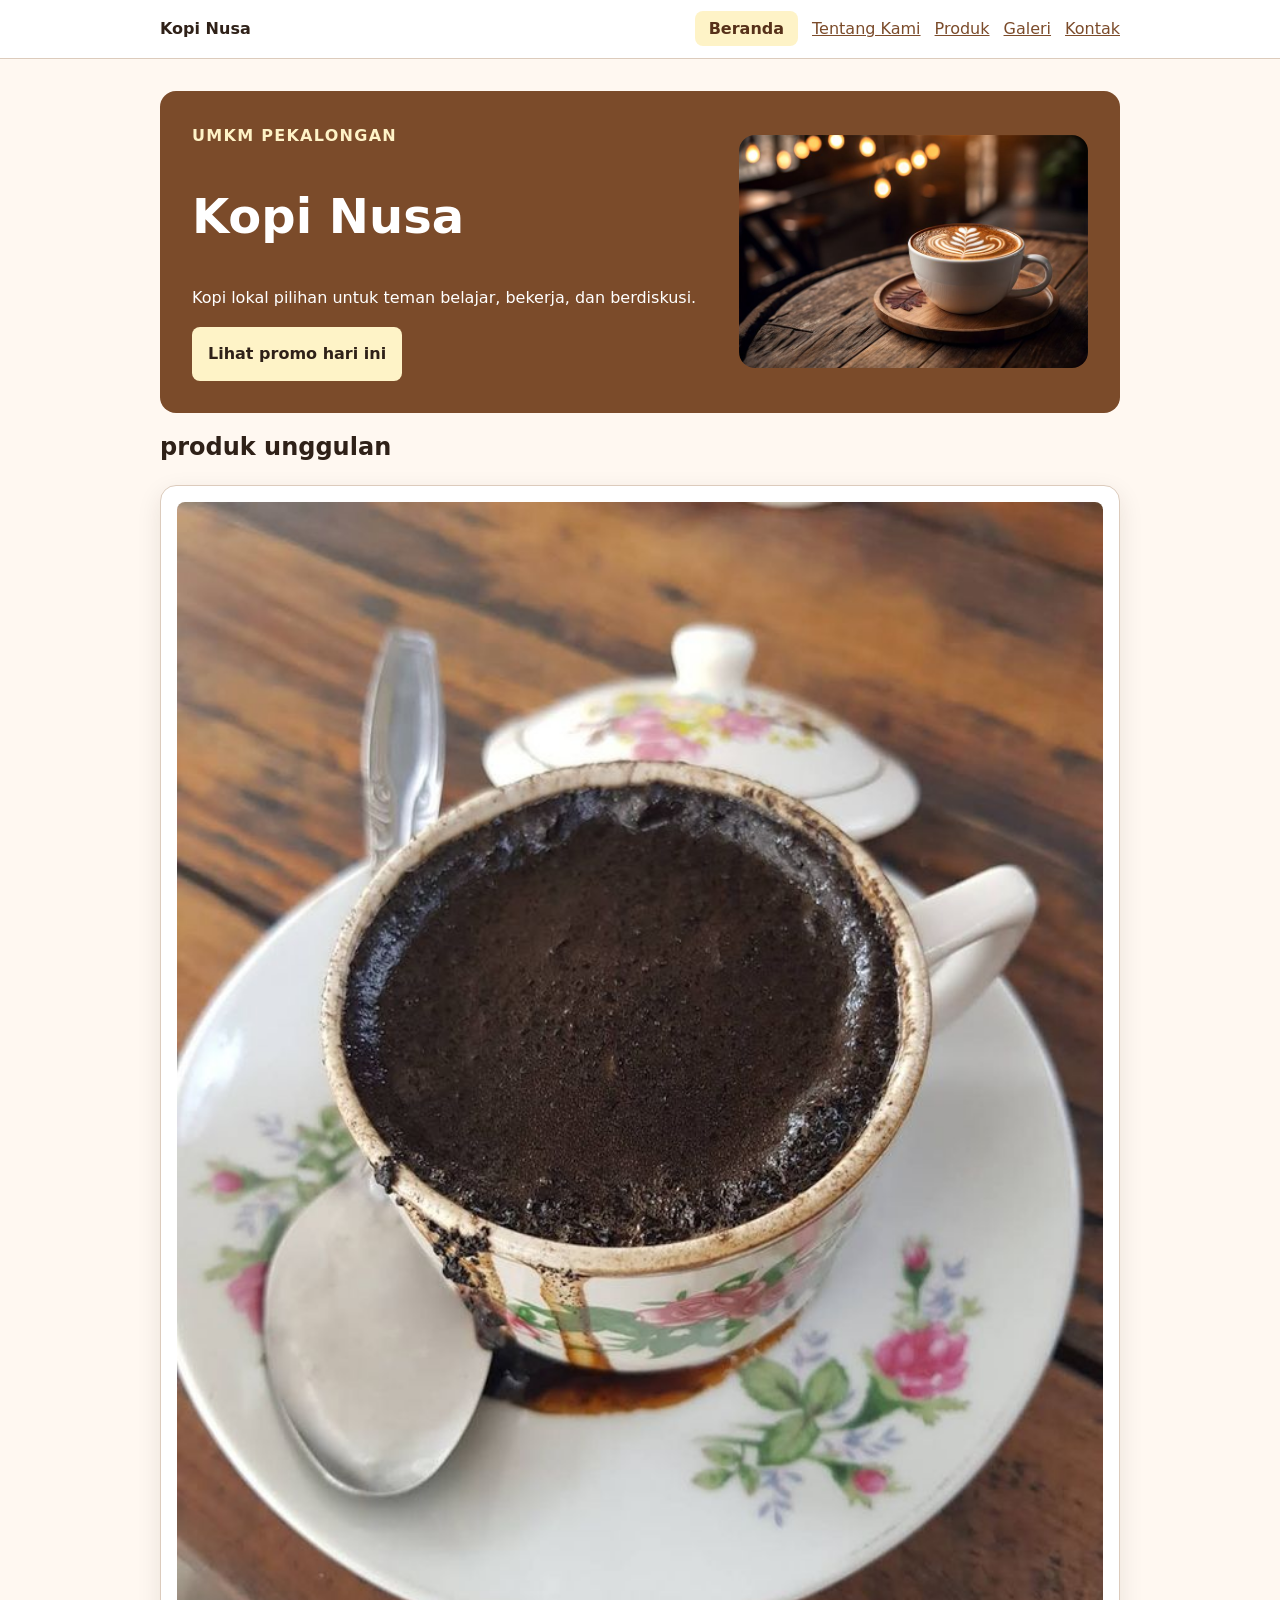
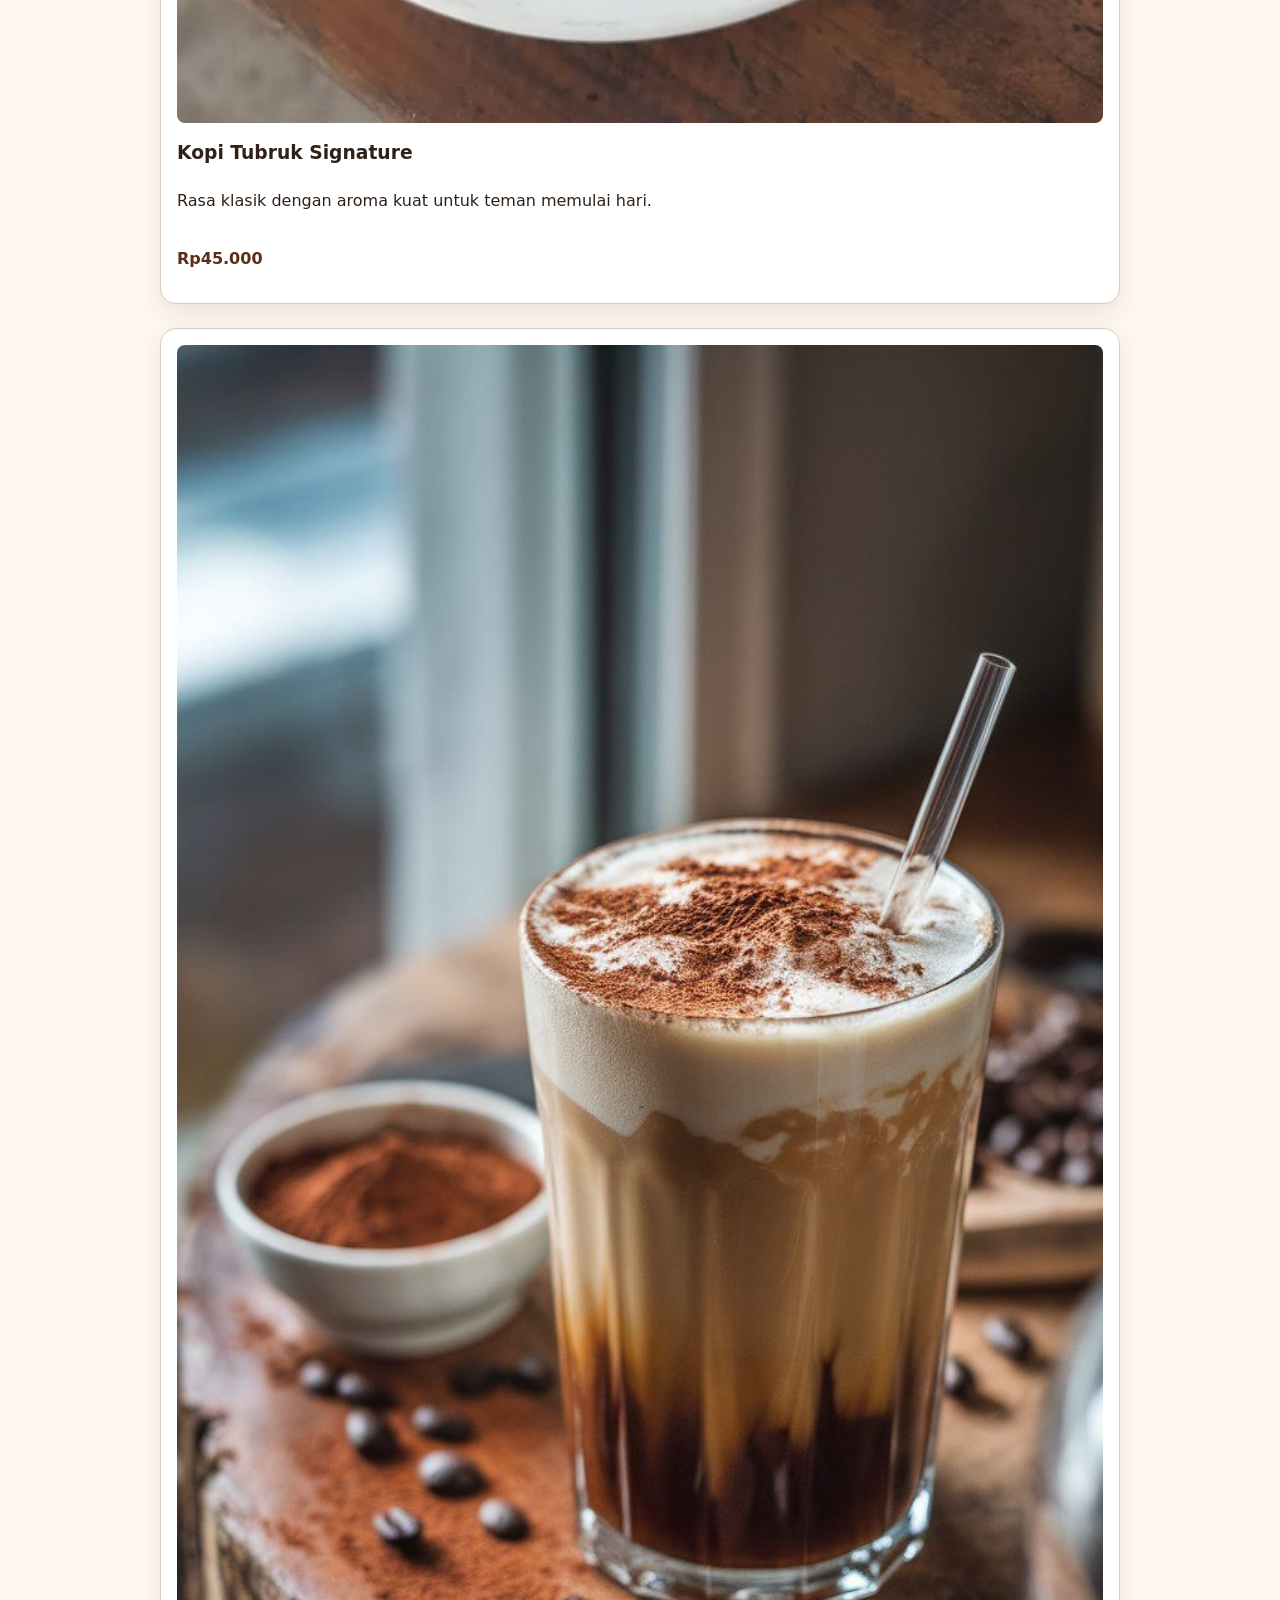
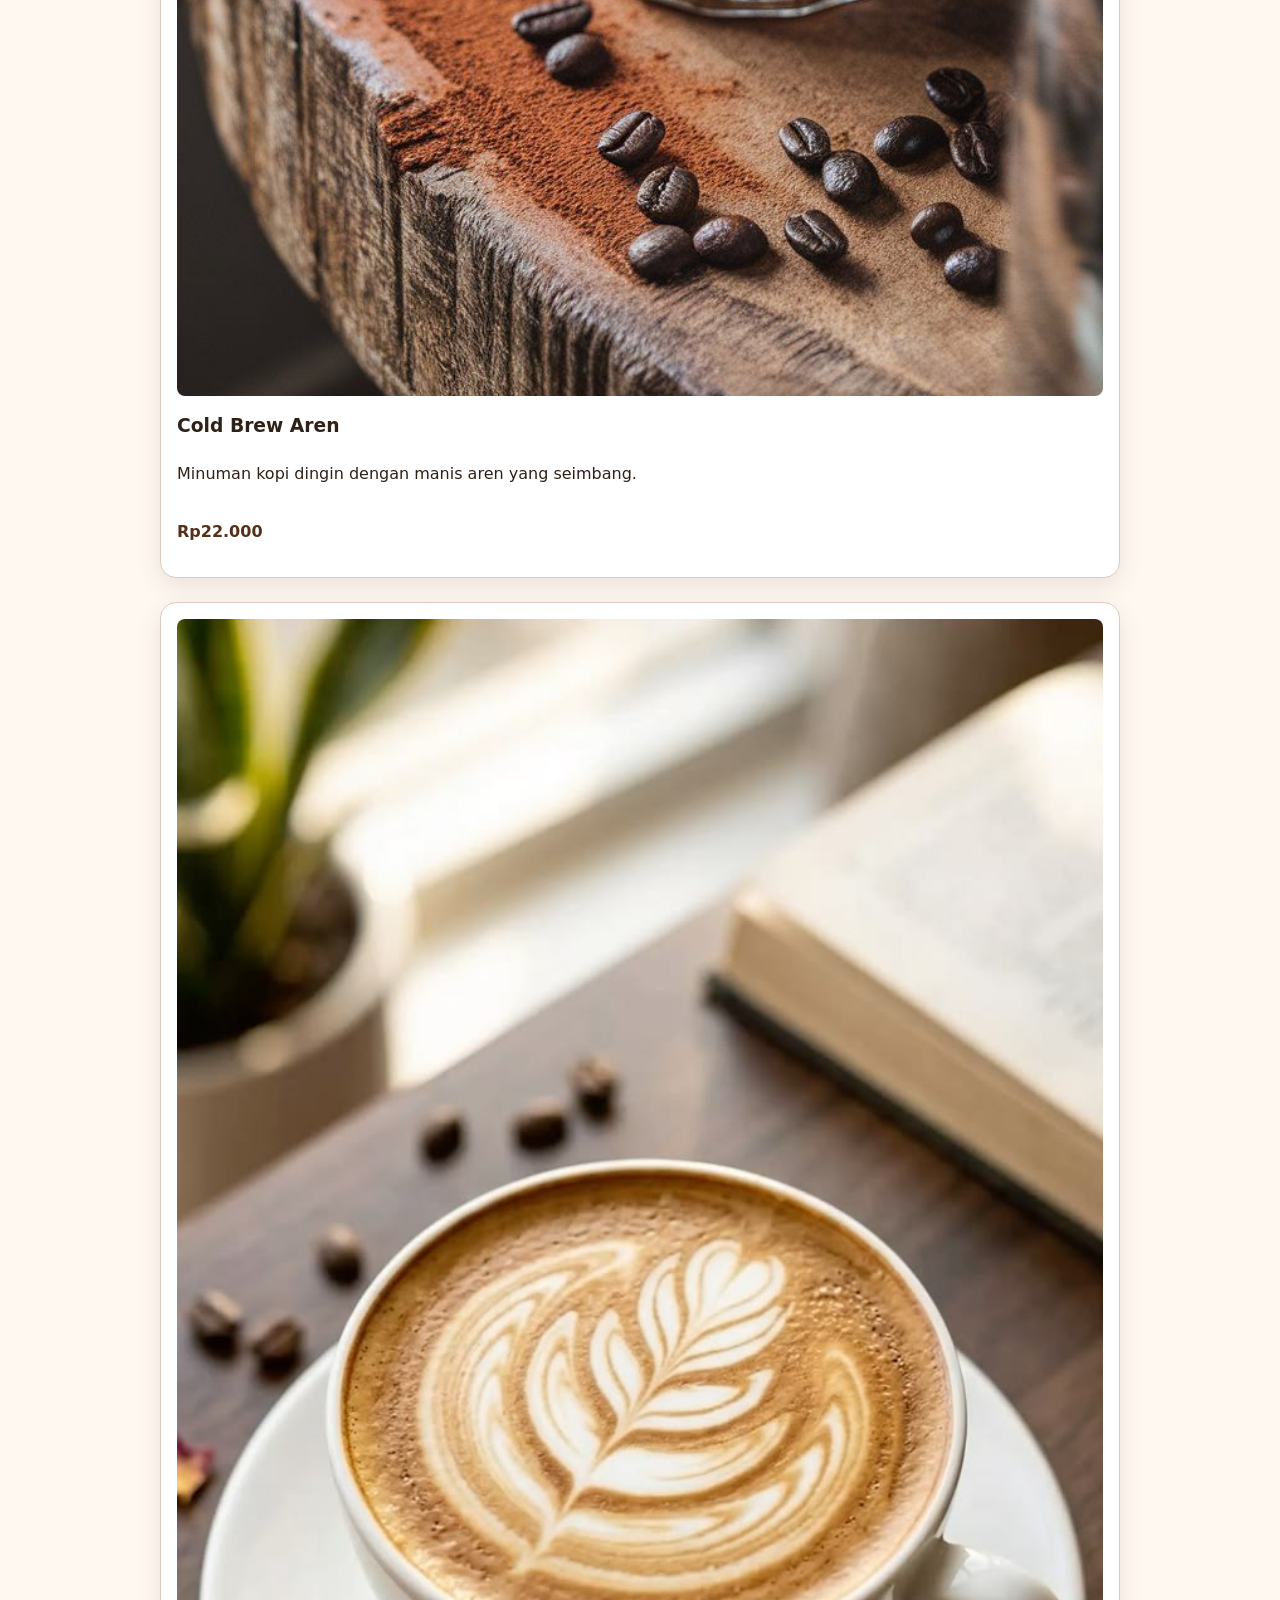
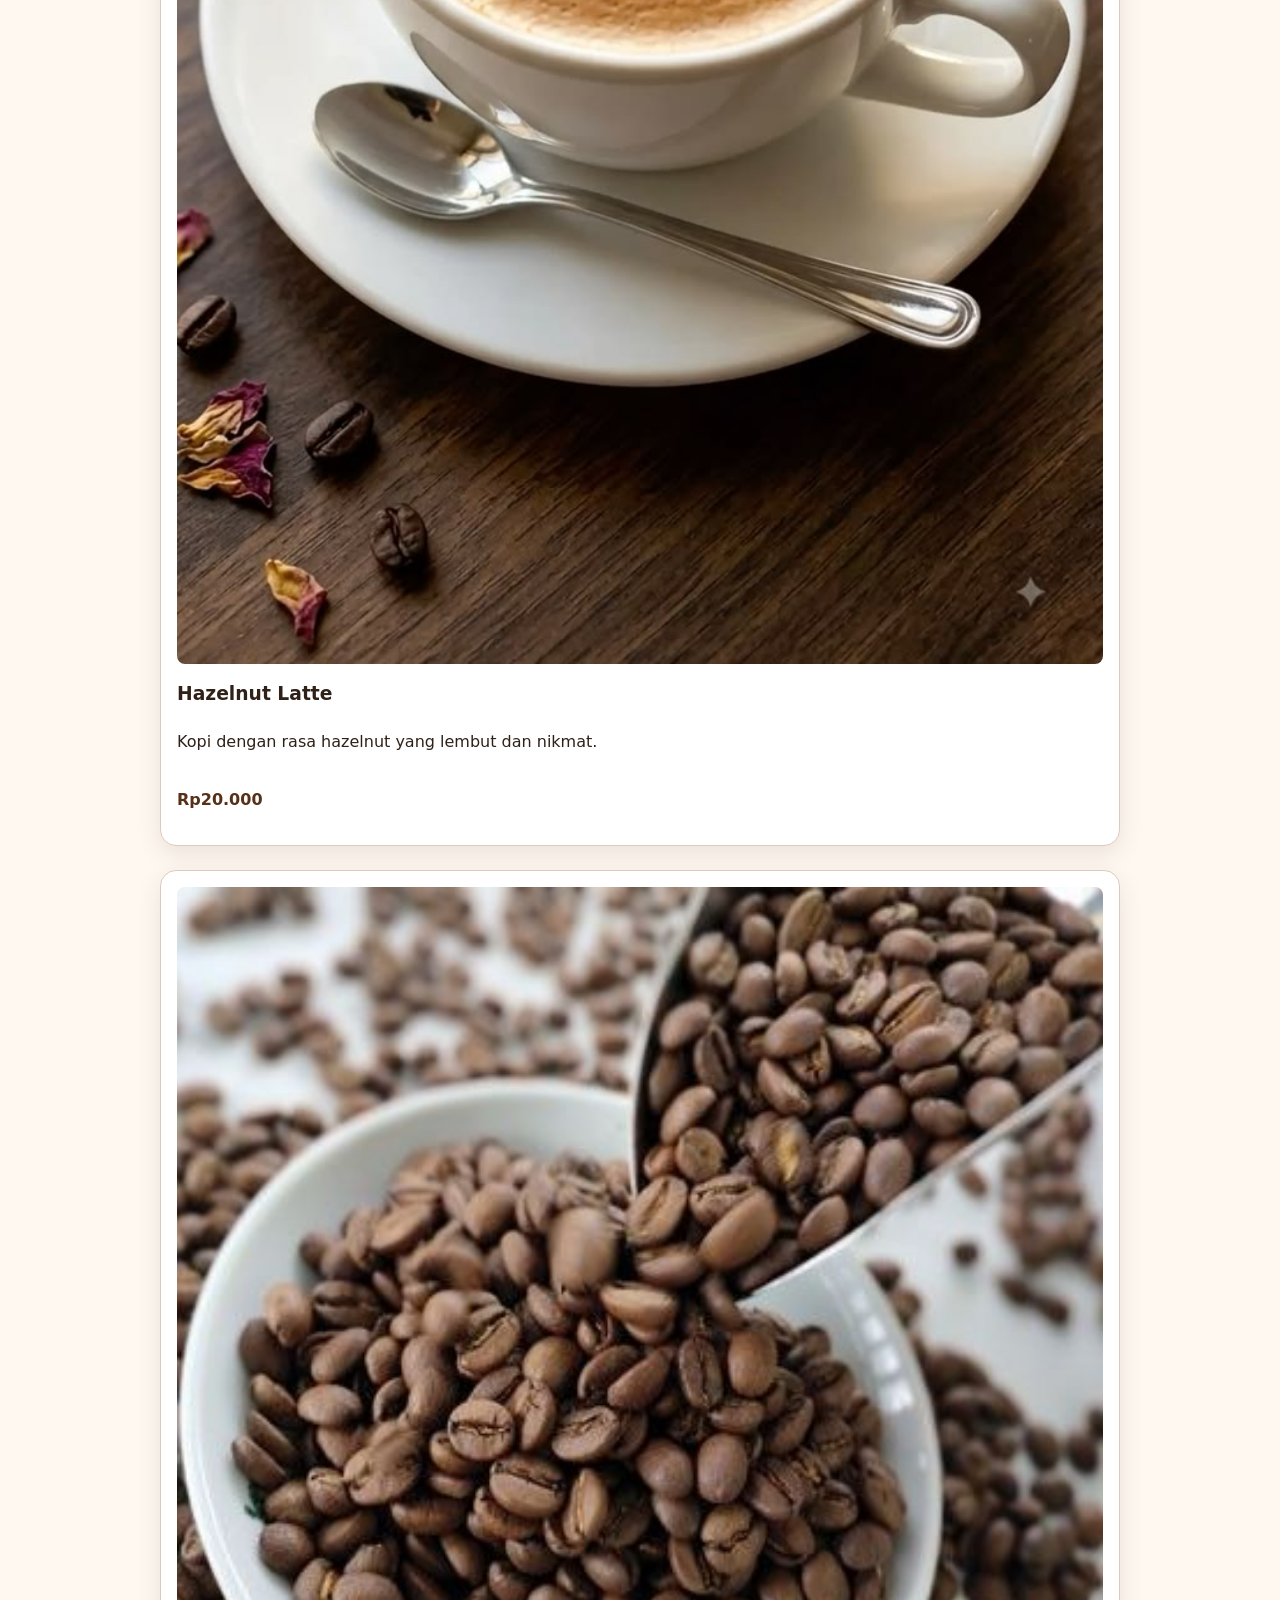
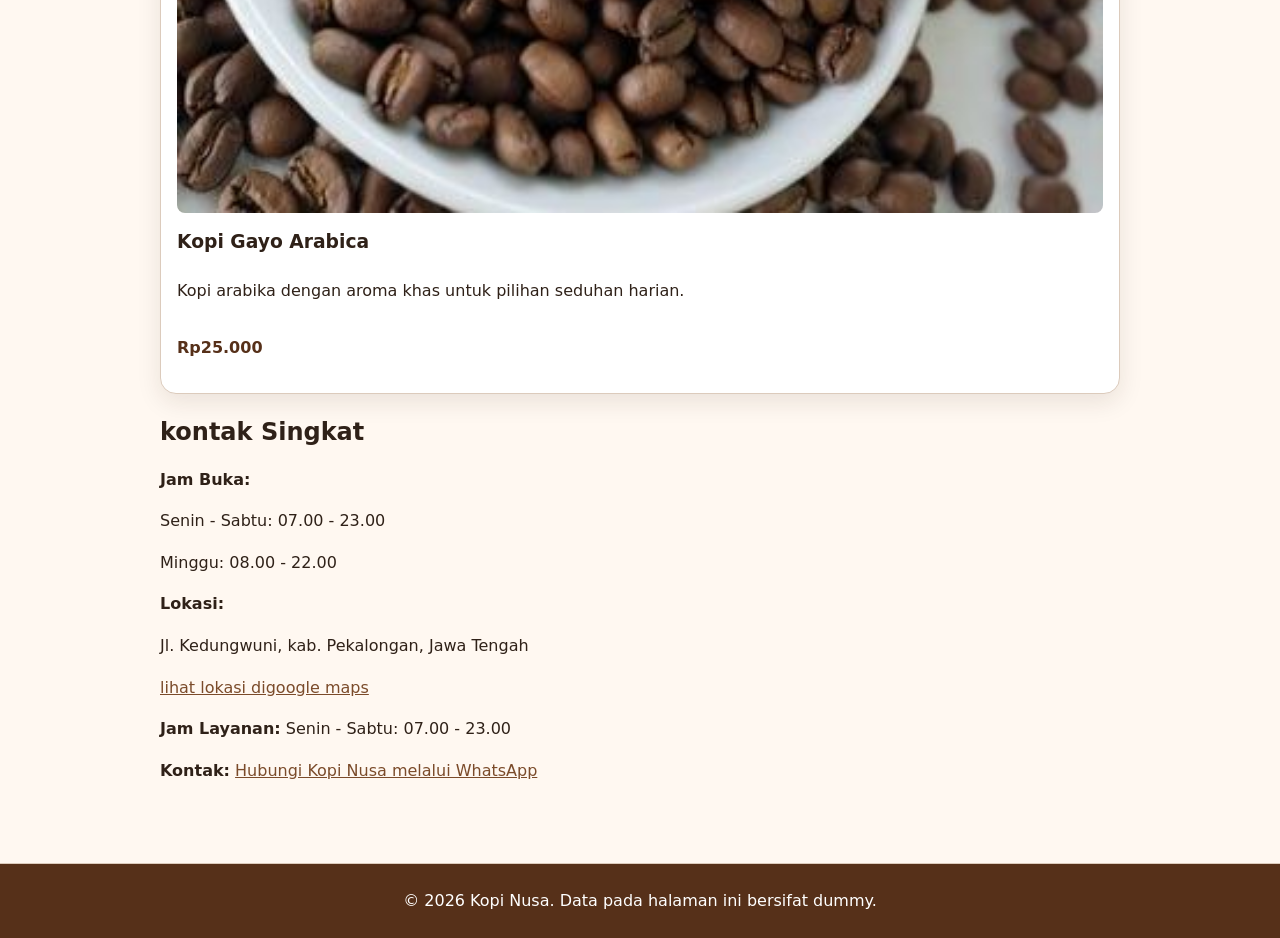
<file: index.html>
<!doctype html>
<html lang="id">
    <head>
        <meta charset="utf-8" />
        <meta name="viewport" content="width=device-width, initial-scale=1" />
        <title>kopi nusa - website umkm</title>
        <link rel="stylesheet" href="css/style.css" />

        <script src="js/app.js" defer></script> 
        
    </head>
        <body>
            <a class="skip-link" href="#konten">Lewati ke konten utama</a>

            <header class="site-header">
                <nav class="nav" aria-label="Navigasi utama">
                    <a class="brand" href="index.html">Kopi Nusa</a>
                   <ul>
                    <li><a aria-current="page" href="index.html">Beranda</a></li>
                    <li><a href="tentang.html">Tentang Kami</a></li>
                    <li><a href="produk.html">Produk</a></li>
                    <li><a href="galeri.html">Galeri</a></li>
                    <li><a href="kontak.html">Kontak</a></li>
                    </ul>
                </nav>
            </header>

            <main id="konten" class="page">

                <section class="hero" aria-labelledby="hero-title">
                    <div class="hero-content">
                        <p class="eyebrow">UMKM Pekalongan</p>
                        <h1 id="hero-title">Kopi Nusa</h1>
                        <p>Kopi lokal pilihan untuk teman belajar, bekerja, dan berdiskusi.</p>
                        <button id="promoButton" type="button">Lihat promo hari ini</button>
                    </div>
                    <img class="hero-image" 
                    src="assets/images/abc.jpg"
                    width="640"
                    height="360"
                    alt="Etalase Kopi Nusa berisi kemasan kopi lokal" 
                />
                </section>
            
                <section aria-labelledby="produk-title">
                    <h2 id="produk-title">produk unggulan</h2>
                    <div class="product-list">

                        <article class="product-card">
                            <img src="assets/images/kopi tubruk.jpg.jpg" alt="Kopi Tubruk Signature" />  

            <h3>Kopi Tubruk Signature</h3>
            <p>Rasa klasik dengan aroma kuat untuk teman memulai hari.</p>
            <p class="price">Rp45.000</p>
        </article>

        <article class="product-card">
            <img
                src="assets/images/cold brew.jpg.jpg"
                alt="Cold Brew Aren"
            />
            <h3>Cold Brew Aren</h3>
            <p>Minuman kopi dingin dengan manis aren yang seimbang.</p>
            <p class="price">Rp22.000</p>
        </article>

        <article class="product-card">
            <img
                src="assets/images/hazelnude latte.jpg.jpg"
                alt="Hazelnut Latte"
            />
            <h3>Hazelnut Latte</h3>
            <p>Kopi dengan rasa hazelnut yang lembut dan nikmat.</p>
            <p class="price">Rp20.000</p>
        </article>
        <article class="product-card">
      <img
        src="assets/images/kopi-gayo.jpg.jpg"
        alt="Kopi Gayo Arabica"
      />
      <h3>Kopi Gayo Arabica</h3>
      <p>Kopi arabika dengan aroma khas untuk pilihan seduhan harian.</p>
      <p class="price">Rp25.000</p>
    </article>

    </div>
</section>
            <section id="kontak" aria-labelledby="kontak-title">
                <h2 id="kontak-title">kontak Singkat</h2>
                
                <p><strong>Jam Buka:</strong></p>
                <p>Senin - Sabtu: 07.00 - 23.00</p>
             <p>Minggu: 08.00 - 22.00</p>

             <p><strong>Lokasi:</strong></p>
             <p>Jl. Kedungwuni, kab. Pekalongan, Jawa Tengah</p>

             <a href="https://maps.app.goo.gl/8HN5a4dHrzyQdoe57">lihat lokasi digoogle maps</a>
        <p><strong>Jam Layanan:</strong> Senin - Sabtu: 07.00 - 23.00
    </p>

    <p>
        <strong>Kontak:</strong>
        <a href="https://wa.me/081917302826">
            Hubungi Kopi Nusa melalui WhatsApp
        </a>
    </p>
            </section>
        </main>
        <footer class="site-footer">
            <p>&copy; 2026 Kopi Nusa. Data pada halaman ini bersifat dummy.</p>
                </footer>
        <script src="js/script.js"></script>
    </body>
</html>
</file>
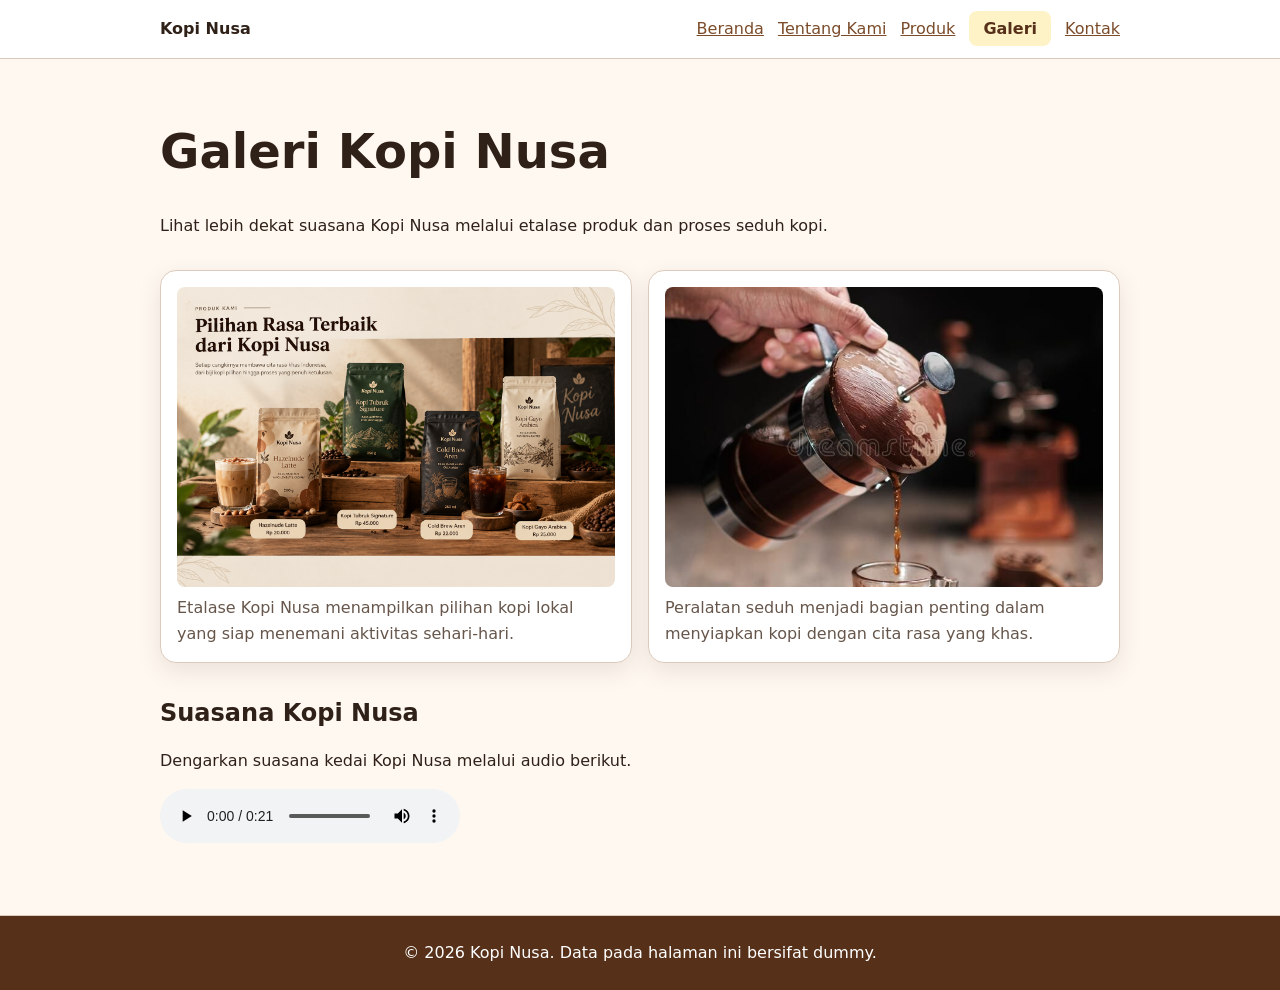
<file: galeri.html>
<!doctype html>
<html lang="id">
  <head>
    <meta charset="utf-8" />
    <meta name="viewport" content="width=device-width, initial-scale=1" />
    <title>Galeri Kopi Nusa - Website UMKM</title>
    <link rel="stylesheet" href="css/style.css" />

    <script src="js/app.js" defer></script>
  </head>
  <body>
    <a class="skip-link" href="#konten">Lewati ke konten utama</a>
    <header class="site-header">
  <nav class="nav" aria-label="Navigasi utama">
    <a class="brand" href="index.html">Kopi Nusa</a>

    <ul>
      <li><a href="index.html">Beranda</a></li>
      <li><a href="tentang.html">Tentang Kami</a></li>
      <li><a href="produk.html">Produk</a></li>
      <li><a aria-current="page" href="galeri.html">Galeri</a></li>
      <li><a href="kontak.html">Kontak</a></li>
    </ul>
  </nav>
</header>
    <main id="konten" class="page">
      <h1>Galeri Kopi Nusa</h1>
<section aria-labelledby="media-title">
  <p>Lihat lebih dekat suasana Kopi Nusa melalui etalase produk dan proses seduh kopi.</p>

  <div class="gallery-grid">

    <figure class="media-card">
      <img
        src="assets/images/galeri.png"
        width="640"
        height="360"
        alt="Kopi Tubruk Signature"
      />
      <figcaption>
        Etalase Kopi Nusa menampilkan pilihan kopi lokal yang siap menemani aktivitas sehari-hari.
      </figcaption>
    </figure>
    <figure class="media-card">
  <img
    src="assets/images/proses-seduh.svg.jpg"
    width="640"
    height="360"
    loading="lazy"
    alt="Peralatan seduh kopi yang digunakan untuk menyiapkan kopi"
    />
  <figcaption>
    Peralatan seduh menjadi bagian penting dalam menyiapkan kopi dengan cita rasa yang khas.
  </figcaption>
</figure>

  </div>
</section>

<section aria-labelledby="audio-title">
  <h2 id="audio-title">Suasana Kopi Nusa</h2>

  <p id="audio-note">
    Dengarkan suasana kedai Kopi Nusa melalui audio berikut.
  </p>

  <audio controls aria-describedby="audio-note">
    <source src="assets/images/audio suasana.mp3" type="audio/mpeg" />
    Browser Anda tidak mendukung pemutar audio.
  </audio>
</section>

</main>

<footer class="site-footer">
  <p>&copy; 2026 Kopi Nusa. Data pada halaman ini bersifat dummy.</p>
</footer>

</body>
</html>
</file>
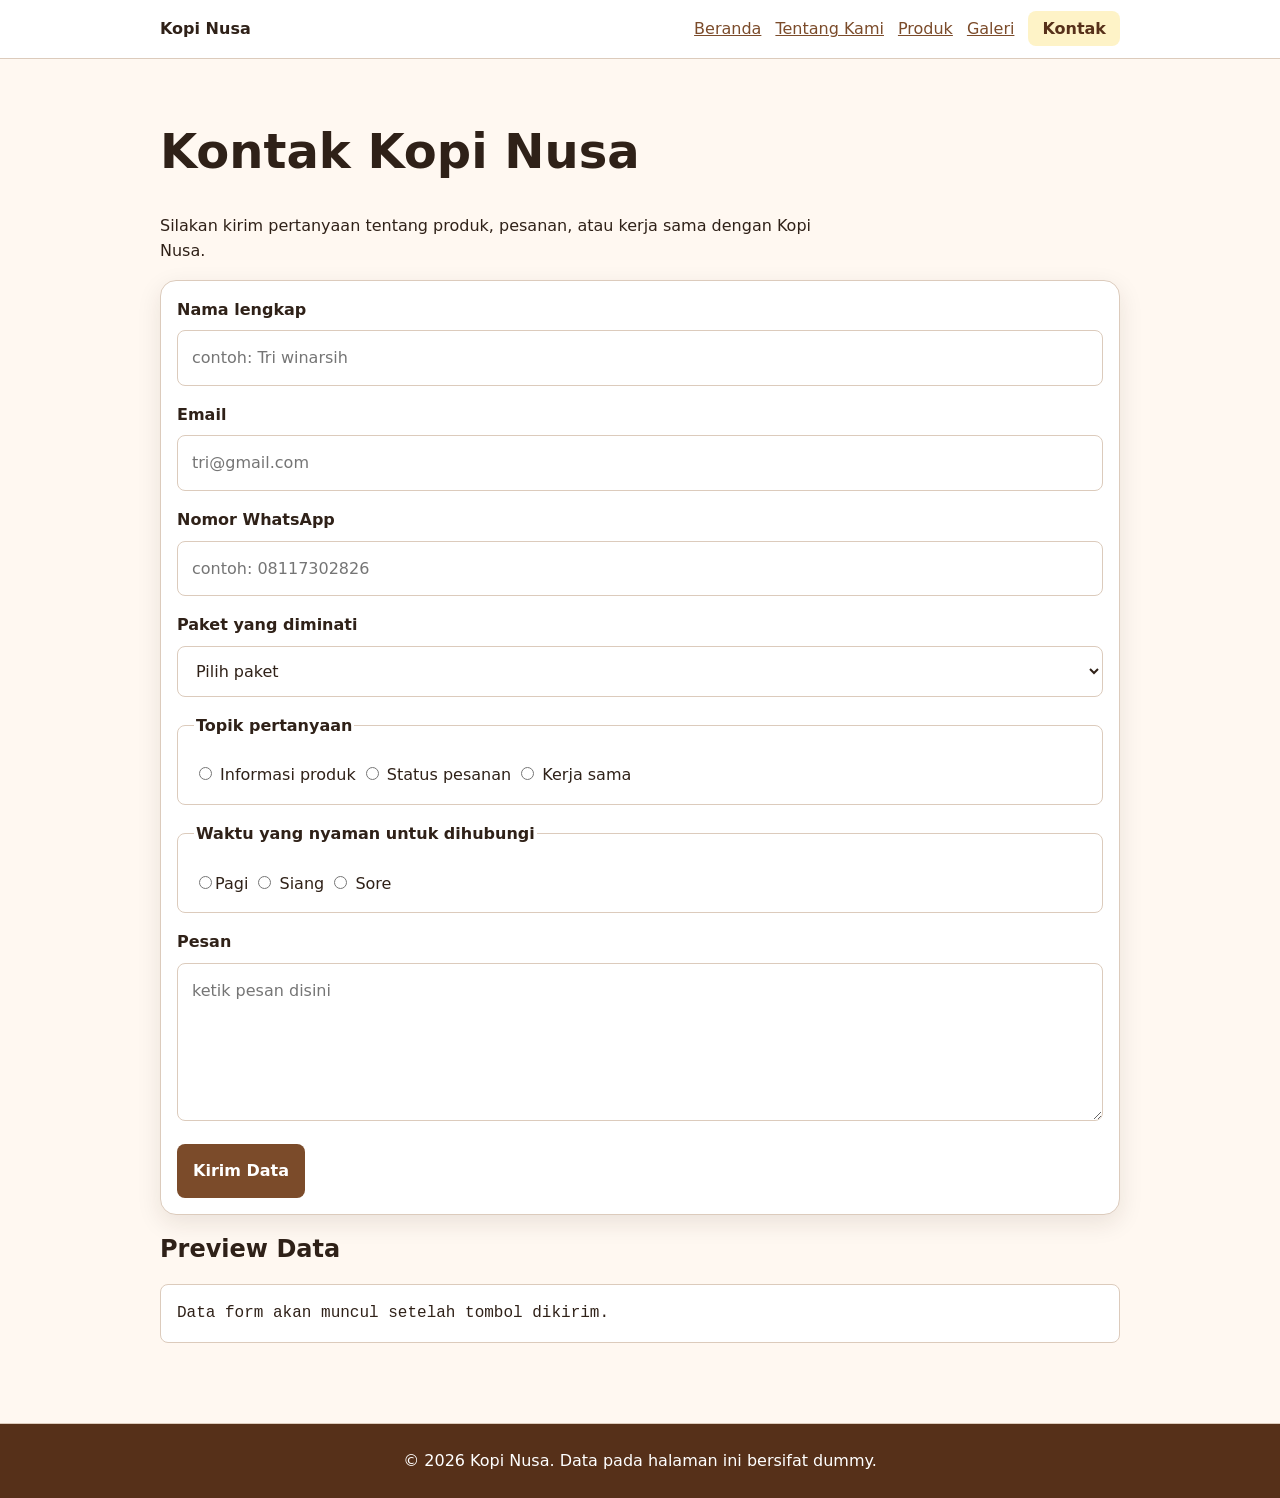
<file: kontak.html>
<!doctype html>
<html lang="id">
  <head>
    <meta charset="utf-8" />
    <meta name="viewport" content="width=device-width, initial-scale=1" />
    <title>Kontak Kopi Nusa - Website UMKM</title>
    <link rel="stylesheet" href="css/style.css" />
    <script src="js/form.js" defer></script>
  </head>
  <body>
    <a class="skip-link" href="#konten">Lewati ke konten utama</a>
    <header class="site-header">
      <nav class="nav" aria-label="Navigasi utama">
        <a class="brand" href="index.html">Kopi Nusa</a>
        <ul>
          <li><a href="index.html">Beranda</a></li>
          <li><a href="tentang.html">Tentang Kami</a></li>
          <li><a href="produk.html">Produk</a></li>
          <li><a href="galeri.html">Galeri</a></li>
          <li><a aria-current="page" href="kontak.html">Kontak</a></li>
        </ul>
      </nav>
    </header>
    <main id="konten" class="page">
      <h1>Kontak Kopi Nusa</h1>
        <p>Silakan kirim pertanyaan tentang produk, pesanan, atau kerja sama dengan Kopi Nusa.</p>
          
        <form id="form-kontak" action="#" method="post">
            <div class="field">
                <label for="nama">Nama lengkap</label>
                <input id="nama" name="nama" type="text" placeholder= "contoh: Tri winarsih" required minlength="3" />
              </div>
              <div class="field">
                <label for="email">Email</label>
                <input id="email" name="email" type="email" placeholder="tri@gmail.com" autocomplete="email" required />
            </div>
            <div class="field">
              <label for="whatsapp">Nomor WhatsApp</label>
              <input id="whatsapp" name="whatsapp" type="tel" placeholder="contoh: 08117302826" required />
            </div>

             <div class="field">
                <label for="paket">Paket yang diminati</label>
                <select id="paket" name="paket" required>
                    <option value="">Pilih paket</option>
                    <option value="rumahan">Paket rumahan</option>
                    <option value="kantor">Paket kantor</option>
                    <option value="reseller">Paket reseller</option>
                </select>
              </div>
              
                <fieldset>
                    <legend>Topik pertanyaan</legend>
                    <label><input type="radio" name="topik" value="produk" required /> Informasi produk</label>
                    <label><input type="radio" name="topik" value="pesanan" /> Status pesanan</label>
                    <label><input type="radio" name="topik" value="kerja-sama" /> Kerja sama</label>
                </fieldset>
                <fieldset>
                  <legend>Waktu yang nyaman untuk dihubungi</legend>
                  <label>
                    <input type="radio" name="waktu" value="pagi" required />Pagi
                  </label>
                  <label>
                    <input type="radio" name="waktu" value="siang" /> Siang
                  </label>
                  <label>
                    <input type="radio" name="waktu" value="sore" />  Sore
                  </label>
                </fieldset>

                 <div class="field">
                <label for="pesan">Pesan</label>
                <textarea id="pesan" name="pesan" rows="5" placeholder="ketik pesan disini" required minlength="10"></textarea>
                </div>
                <button type="submit">Kirim Data</button>
              </form>

        <section aria-labelledby="preview-title">
            <h2 id="preview-title">Preview Data</h2>
            <pre id="preview-form" aria-live="polite">Data form akan muncul setelah tombol dikirim.</pre>
        </section>
          
    </main>
    <footer class="site-footer">
      <p>&copy; 2026 Kopi Nusa. Data pada halaman ini bersifat dummy.</p>
    </footer>
  </body>
</html>
</file>
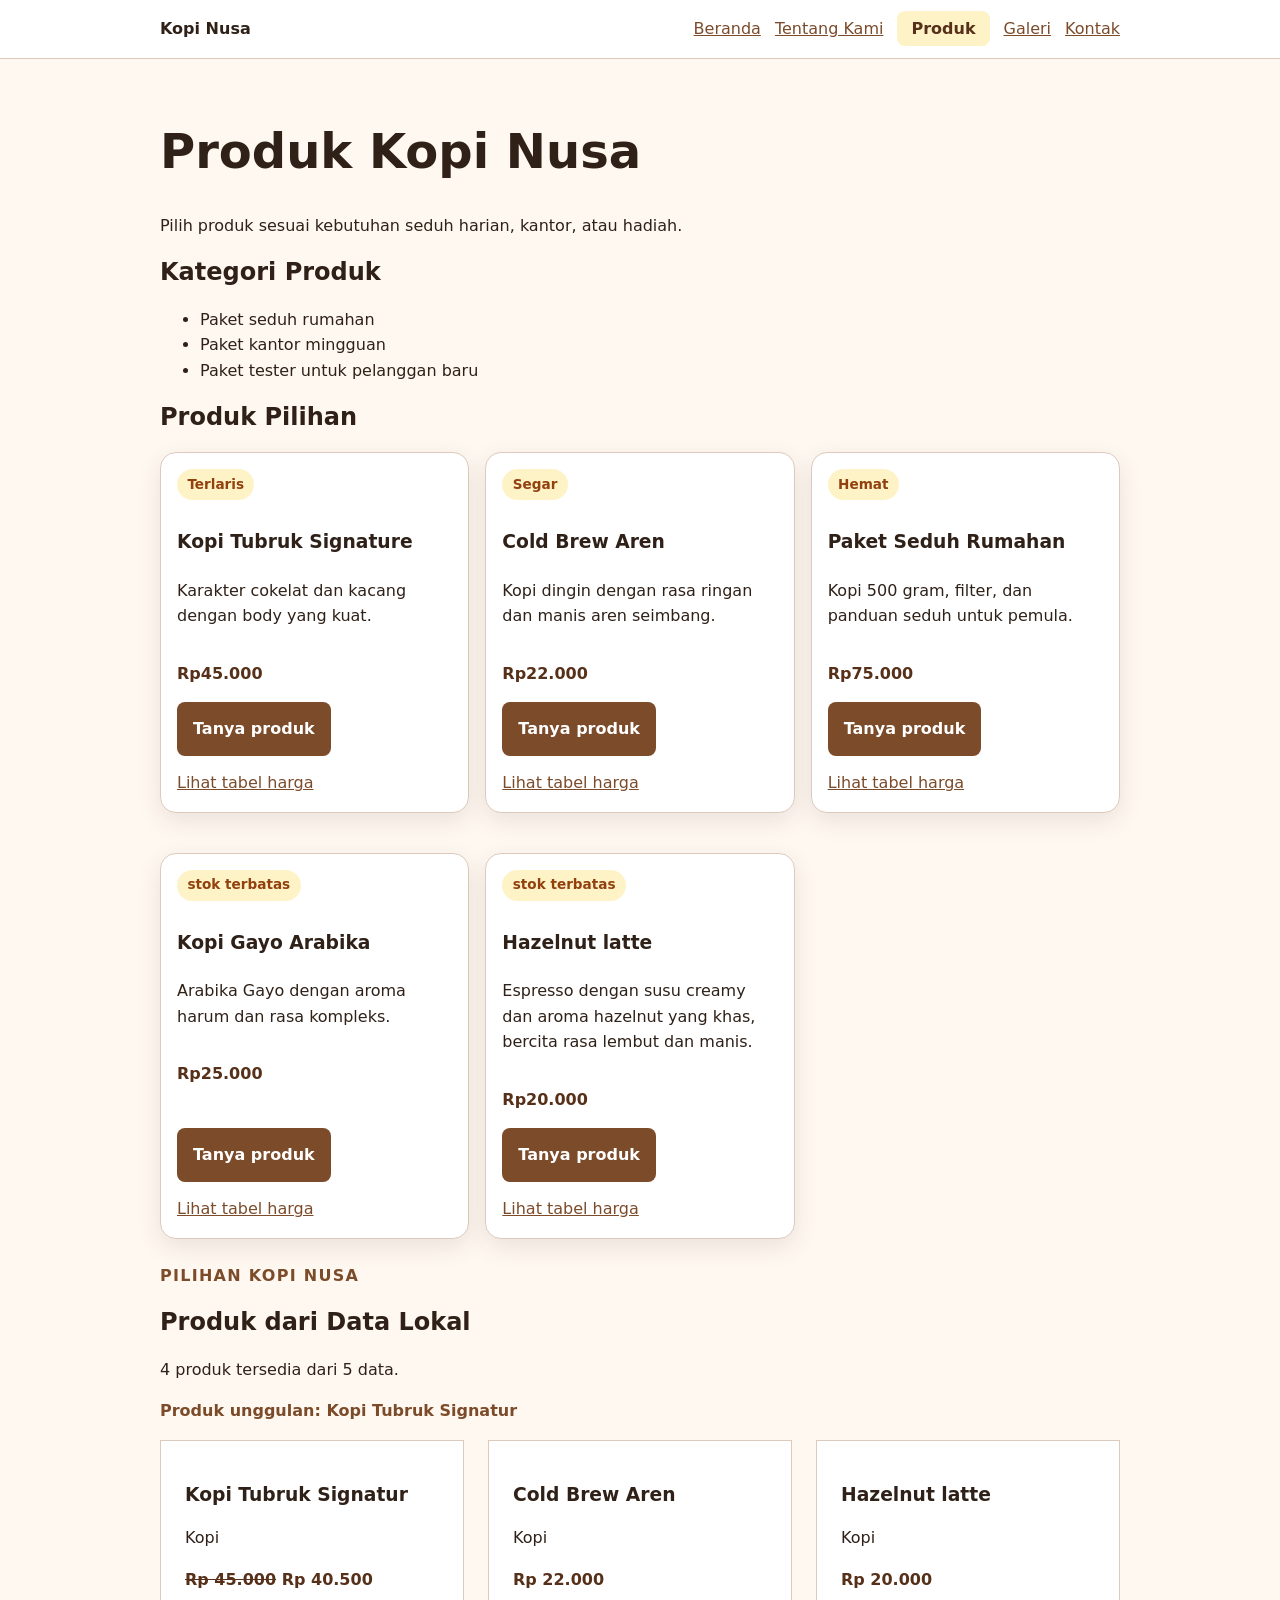
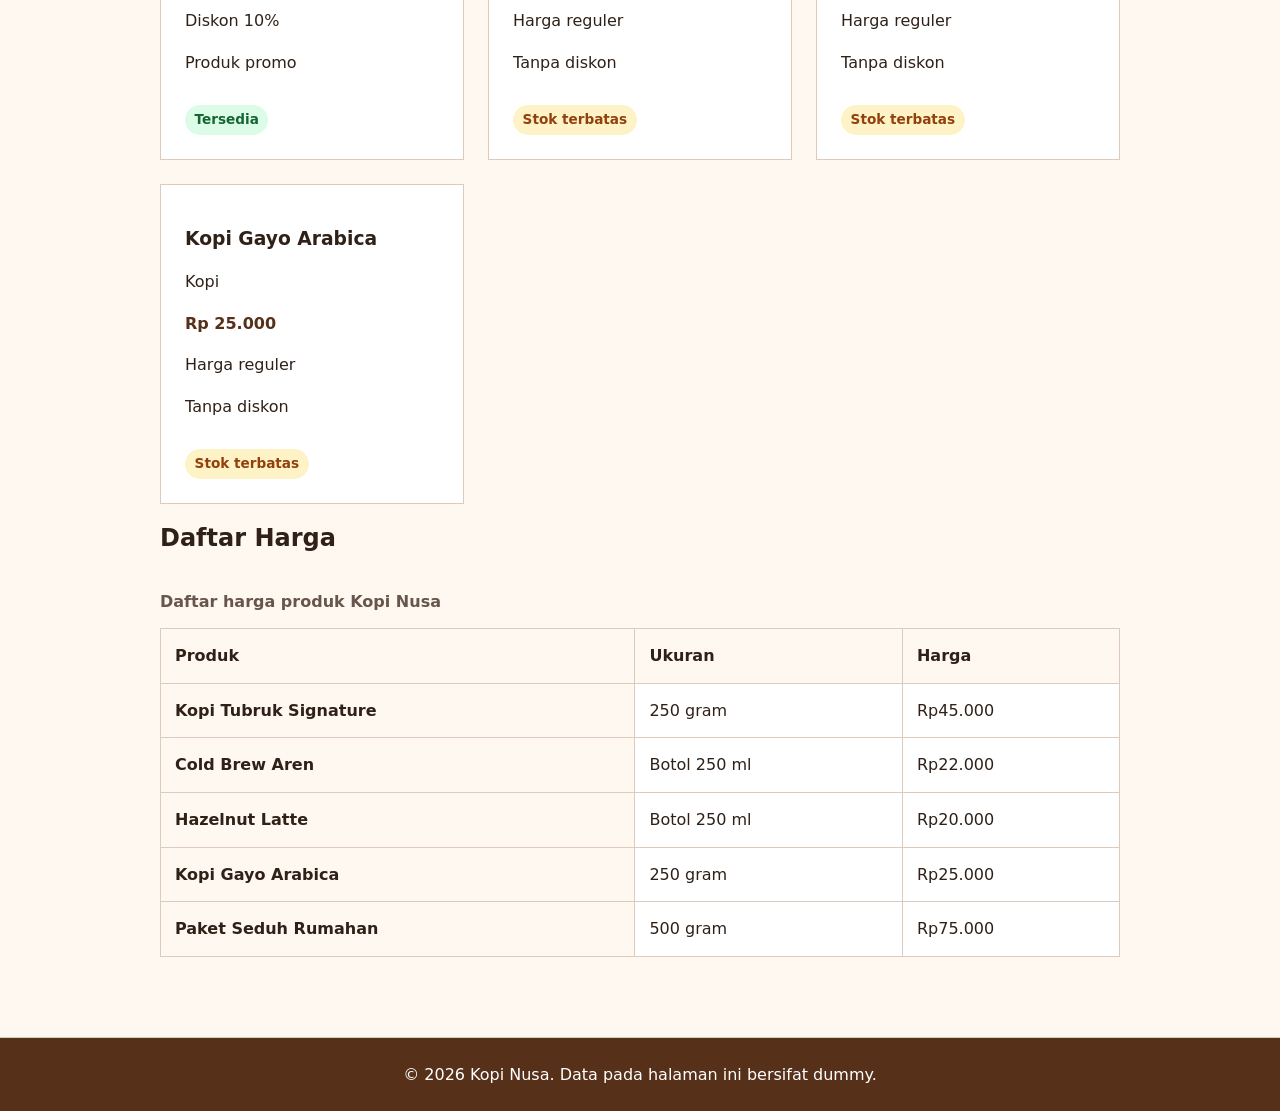
<file: produk.html>
<!doctype html>
<html lang="id">
  <head>
    <meta charset="utf-8" />
    <meta name="viewport" content="width=device-width, initial-scale=1" />
    <title>Produk Kopi Nusa - Website UMKM</title>
    <link rel="stylesheet" href="css/style.css" />

    <script src="js/app.js" defer></script>
  </head>
  <body>
    <a class="skip-link" href="#konten">Lewati ke konten utama</a>
    <header class="site-header">
      <nav class="nav" aria-label="Navigasi utama">
        <a class="brand" href="index.html">Kopi Nusa</a>
        <ul>
          <li><a href="index.html">Beranda</a></li>
          <li><a href="tentang.html">Tentang Kami</a></li>
          <li><a aria-current="page" href="produk.html">Produk</a></li>
          <li><a href="galeri.html">Galeri</a></li>
          <li><a href="kontak.html">Kontak</a></li>
        </ul>
      </nav>
    </header>
    <main id="konten" class="page">
      <h1>Produk Kopi Nusa</h1>
      <p>Pilih produk sesuai kebutuhan seduh harian, kantor, atau hadiah.</p>
      <section aria-labelledby="kategori-title">
        <h2 id="kategori-title">Kategori Produk</h2>
        <ul>
            <li>Paket seduh rumahan</li>
            <li>Paket kantor mingguan</li>
            <li>Paket tester untuk pelanggan baru</li>
        </ul>
    </section>

<section aria-labelledby="produk-pilihan-title">
  <h2 id="produk-pilihan-title">Produk Pilihan</h2>
  <div class="product-grid">
    <article class="product-card">
      <span class="product-badge">Terlaris</span>
      <h3>Kopi Tubruk Signature</h3>
      <p>Karakter cokelat dan kacang dengan body yang kuat.</p>
      <p class="price">Rp45.000</p>
      <div class="card-actions">
        <a class="button" href="kontak.html">Tanya produk</a>
        <a href="#harga-title">Lihat tabel harga</a>
      </div>
    </article>

    <article class="product-card">
      <span class="product-badge">Segar</span>
      <h3>Cold Brew Aren</h3>
      <p>Kopi dingin dengan rasa ringan dan manis aren seimbang.</p>
      <p class="price">Rp22.000</p>
      <div class="card-actions">
        <a class="button" href="kontak.html">Tanya produk</a>
        <a href="#harga-title">Lihat tabel harga</a>
      </div>
    </article>

    <article class="product-card">
      <span class="product-badge">Hemat</span>
      <h3>Paket Seduh Rumahan</h3>
      <p>Kopi 500 gram, filter, dan panduan seduh untuk pemula.</p>
      <p class="price">Rp75.000</p>
      <div class="card-actions">
        <a class="button" href="kontak.html">Tanya produk</a>
        <a href="#harga-title">Lihat tabel harga</a>
      </div>
      </article>

      <article class="product-card">
      <span class="product-badge">stok terbatas</span>
      <h3>Kopi Gayo Arabika</h3>
      <p>Arabika Gayo dengan aroma harum dan rasa kompleks.</p>
      <p class="price">Rp25.000</p>
      <div class="card-actions">
        <a class="button" href="kontak.html">Tanya produk</a>
        <a href="#harga-title">Lihat tabel harga</a>
      </div>
      </article>

       <article class="product-card">
      <span class="product-badge">stok terbatas</span>
      <h3>Hazelnut latte</h3>
      <p>Espresso dengan susu creamy dan aroma hazelnut yang khas,
         bercita rasa lembut dan manis.</p>
      <p class="price">Rp20.000</p>
      <div class="card-actions">
        <a class="button" href="kontak.html">Tanya produk</a>
        <a href="#harga-title">Lihat tabel harga</a>
      </div>
      </article>

    </article>
  </div>
</section>

<section class="section" aria-labelledby="produk-dinamis-title">
  <div class="section-header">
    <p class="eyebrow">Pilihan Kopi Nusa</p>
    <h2 id="produk-dinamis-title">Produk dari Data Lokal</h2>
    <p id="produk-ringkasan">Data produk akan dimuat melalui JavaScript.</p>
    <p id="produk-unggulan">Produk unggulan akan ditentukan melalui JavaScript.</p>
  </div>
  <div id="produk-dinamis" class="js-product-grid"></div>
</section>

    <section aria-labelledby="harga-title">
        <h2 id="harga-title">Daftar Harga</h2>
        <div class="table-scroll" role="region" aria-labelledby="daftar-harga-caption" tabindex="0"></div>
        <table>
  <caption>Daftar harga produk Kopi Nusa</caption>
  <thead>
    <tr>
      <th scope="col">Produk</th>
      <th scope="col">Ukuran</th>
      <th scope="col">Harga</th>
    </tr>
  </thead>

  <tbody>
    <tr>
      <th scope="row">Kopi Tubruk Signature</th>
      <td>250 gram</td>
      <td>Rp45.000</td>
    </tr>

    <tr>
      <th scope="row">Cold Brew Aren</th>
      <td>Botol 250 ml</td>
      <td>Rp22.000</td>
    </tr>

    <tr>
      <th scope="row">Hazelnut Latte</th>
      <td>Botol 250 ml</td>
      <td>Rp20.000</td>
    </tr>

    <tr>
      <th scope="row">Kopi Gayo Arabica</th>
      <td>250 gram</td>
      <td>Rp25.000</td>
    </tr>

    <tr>
      <th scope="row">Paket Seduh Rumahan</th>
      <td>500 gram</td>
      <td>Rp75.000</td>
    </tr>

  </tbody>
</table>
</div>

</section>
</main>
<footer class="site-footer">
    <p>&copy; 2026 Kopi Nusa. Data pada halaman ini bersifat dummy.</p>
</footer>
</body>
</html>
</file>
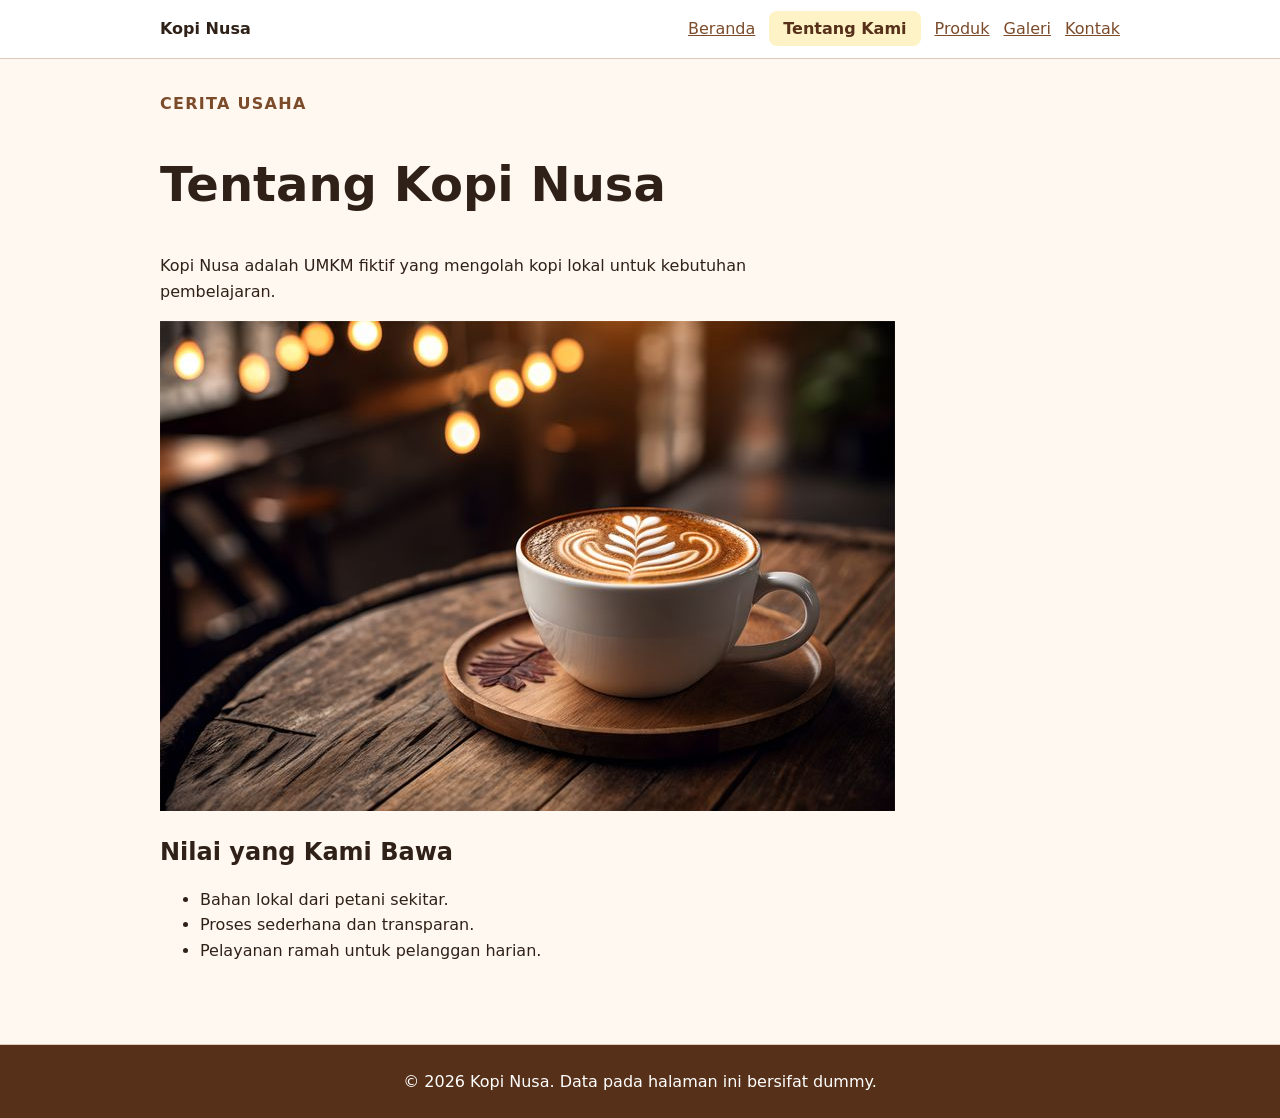
<file: tentang.html>
<!doctype html>
<html lang="id">
  <head>
    <meta charset="utf-8" />
    <meta name="viewport" content="width=device-width, initial-scale=1" />
    <title>Tentang Kopi Nusa - Website UMKM</title>
    <link rel="stylesheet" href="css/style.css" />

    <script src="js/app.js" defer></script>
  </head>
  <body>
    <a class="skip-link" href="#konten">Lewati ke konten utama</a>
    <header class="site-header">
      <nav class="nav" aria-label="Navigasi utama">
  <a class="brand" href="index.html">Kopi Nusa</a>
   <ul>
    <li><a href="index.html">Beranda</a></li>
    <li><a aria-current="page" href="tentang.html">Tentang Kami</a></li>
    <li><a href="produk.html">Produk</a></li>
    <li><a href="galeri.html">Galeri</a></li>
    <li><a href="kontak.html">Kontak</a></li>
  </ul>
</nav>
    </header>
    <main id="konten" class="page">
      <section aria-labelledby="tentang-title">
        <p class="eyebrow">Cerita Usaha</p>
        <h1 id="tentang-title">Tentang Kopi Nusa</h1>
        <p>Kopi Nusa adalah UMKM fiktif yang mengolah kopi lokal untuk kebutuhan pembelajaran.</p>
        <img src="assets/images/abc.jpg" alt="Etalase Kopi Nusa berisi kemasan kopi lokal" />
      </section>
      <section aria-labelledby="nilai-title">
        <h2 id="nilai-title">Nilai yang Kami Bawa</h2>
        <ul>
          <li>Bahan lokal dari petani sekitar.</li>
          <li>Proses sederhana dan transparan.</li>
          <li>Pelayanan ramah untuk pelanggan harian.</li>
        </ul>
      </section>
    </main>
    <footer class="site-footer">
      <p>&copy; 2026 Kopi Nusa. Data pada halaman ini bersifat dummy.</p>
    </footer>
  </body>
</html>
</file>
<file: css/style.css>
:root {
  --color-primary: #7b4b2a;
  --color-primary-strong: #563019;
  --color-text: #2f2118;
  --color-muted: #66564b;
  --color-surface: #ffffff;
  --color-surface-soft: #fff8f1;
  --color-border: #dccbbc;
  --color-focus: #1d4ed8;

  --space-1: 0.5rem;
  --space-2: 0.875rem;
  --space-3: 1rem;
  --space-4: 1.5rem;
  --space-5: 2rem;

  --radius-sm: 0.5rem;
  --radius-md: 1rem;

  --shadow-card: 0 0.5rem 1.5rem rgb(47 33 24 / 0.1);
}

*,
*::before,
*::after {
  box-sizing: border-box;
}

html {
  color-scheme: light;
}

body {
  margin: 0;
  color: var(--color-text);
  background: var(--color-surface-soft);
  font-family: system-ui, -apple-system, BlinkMacSystemFont, "Segoe UI", sans-serif;
  font-size: 1rem;
  line-height: 1.6;
}

/* GAMBAR DAN LINK */

img {
  max-width: 100%;
  height: auto;
}

a {
  color: var(--color-primary);
}

a:hover {
  color: var(--color-primary-strong);
}

/* FOCUS */

:focus-visible {
  outline: 3px solid var(--color-focus);
  outline-offset: 3px;
}

/* SKIP LINK */

.skip-link {
  position: absolute;
  top: -5rem;
  left: var(--space-3);
  padding: var(--space-2) var(--space-3);
  color: var(--color-surface);
  background: var(--color-text);
}

.skip-link:focus {
  top: var(--space-3);
}

/* HEADER DAN NAVIGASI */

.site-header {
  padding: var(--space-3) var(--space-4);
  background: var(--color-surface);
  border-bottom: 1px solid var(--color-border);
}

.nav,
.page {
  width: min(100% - 2rem, 60rem);
  margin-inline: auto;
}

.nav {
  display: flex;
  flex-direction: column;
  gap: var(--space-3);
  align-items: flex-start;
}

.nav ul {
  display: flex;
  flex-direction: column;
  gap: var(--space-2);
  flex-wrap: wrap;
  padding: 0;
  margin: 0;
  list-style: none;
}

.nav li {
  margin: 0;
}

.brand {
  display: inline-block;
  margin-bottom: 0;
  color: var(--color-text);
  font-weight: 800;
  text-decoration: none;
}

.nav a[aria-current="page"] {
  padding: var(--space-1) var(--space-2);
  color: var(--color-primary-strong);
  font-weight: 700;
  text-decoration: none;
  background: #fef3c7;
  border-radius: var(--radius-sm);
}

/* HALAMAN */

.page {
  min-height: calc(100vh - 180px);
  padding-block: var(--space-5);
}

/* HERO */

.hero {
  display: grid;
  grid-template-columns: 1fr;
  gap: var(--space-4);
  align-items: center;
  padding: var(--space-5);
  color: var(--color-surface);
  background: var(--color-primary);
  border-radius: var(--radius-md);
}

.hero-image {
  width: 100%;
  border-radius: var(--radius-md);
}

/* TIPOGRAFI */

h1,
h2,
h3 {
  line-height: 1.2;
  text-wrap: balance;
}

h1 {
  font-size: clamp(2rem, 6vw, 3rem);
}

p,
li {
  max-width: 68ch;
}

.eyebrow {
  margin: 0 0 var(--space-1);
  color: var(--color-primary);
  font-weight: 800;
  letter-spacing: 0.08em;
  text-transform: uppercase;
}

.hero .eyebrow {
  color: #fef3c7;
}

.price {
  color: var(--color-primary-strong);
  font-weight: 800;
}

/* BUTTON */

.button,
button {
  display: inline-block;
  padding: var(--space-2) var(--space-3);
  color: var(--color-surface);
  font: inherit;
  font-weight: 700;
  text-decoration: none;
  cursor: pointer;
  background: var(--color-primary);
  border: 0;
  border-radius: var(--radius-sm);
}

.button:hover,
button:hover {
  color: var(--color-surface);
  background: var(--color-primary-strong);
}

.hero button {
  color: var(--color-text);
  background: #fef3c7;
}

.hero button:hover {
  color: var(--color-text);
  background: #fde68a;
}

/* PRODUK */

.products {
  padding-left: 1.2rem;
}

.product-list {
  margin-top: var(--space-4);
}

.product-grid {
  display: grid;
grid-template-columns: 1fr;
  gap: var(--space-3);
}

.product-card {
  display: flex;
  flex-direction: column;
  margin-bottom: var(--space-4);
  padding: var(--space-3);
  background: var(--color-surface);
  border: 1px solid var(--color-border);
  border-radius: var(--radius-md);
  box-shadow: var(--shadow-card);
}

.product-badge {
  align-self: flex-start;
  padding: 0.25rem var(--space-2);
  color: var(--color-primary-strong);
  font-size: 0.875rem;
  font-weight: 800;
  background: #fef3c7;
  border-radius: 999px;
}

.card-actions {
  display: flex;
  gap: var(--space-2);
  align-items: center;
  flex-wrap: wrap;
  margin-top: auto;
}

.product-card img {
  width: 100%;
  height: auto;
  display: block;
  border-radius: var(--radius-sm);
}

.product-card h3 {
  margin-bottom: var(--space-1);
}

/* MEDIA / GALERI */

.gallery-grid {
  display: grid;
  grid-template-columns: 1fr;
  gap: var(--space-3);
}

.gallery-grid .media-card img {
  width: 100%;
  height: 300px;
  object-fit: cover;
  display: block;
  border-radius: var(--radius-sm);
}

.media-card {
  margin-block: var(--space-3);
  padding: var(--space-3);
  background: var(--color-surface);
  border: 1px solid var(--color-border);
  border-radius: var(--radius-md);
  box-shadow: var(--shadow-card);
}

figure {
  margin: 0 0 var(--space-4);
}

figcaption {
  margin-top: var(--space-1);
  color: var(--color-muted);
}

audio {
  max-width: 100%;
}

/* TABEL */

table {
  width: 100%;
  margin-block: var(--space-3);
  background: var(--color-surface);
  border-collapse: collapse;
}

caption {
  margin-bottom: var(--space-2);
  color: var(--color-muted);
  font-weight: 700;
  text-align: left;
}

th,
td {
  padding: var(--space-2);
  text-align: left;
  border: 1px solid var(--color-border);
}

th {
  background: var(--color-surface-soft);
}

/* FORM KONTAK */

form {
  margin-block: var(--space-3);
  padding: var(--space-3);
  background: var(--color-surface);
  border: 1px solid var(--color-border);
  border-radius: var(--radius-md);
  box-shadow: var(--shadow-card);
}

.field {
  margin-bottom: var(--space-3);
}

.field label,
legend {
  display: block;
  margin-bottom: var(--space-1);
  font-weight: 700;
}

.field input,
.field select,
.field textarea {
  width: 100%;
  padding: var(--space-2);
  color: inherit;
  font: inherit;
  background: var(--color-surface);
  border: 1px solid var(--color-border);
  border-radius: var(--radius-sm);
}

input[type="radio"],
input[type="checkbox"] {
  width: auto;
}

fieldset {
  margin: 0 0 var(--space-3);
  padding: var(--space-3);
  border: 1px solid var(--color-border);
  border-radius: var(--radius-sm);
}

#preview-form {
  padding: var(--space-3);
  margin-top: var(--space-3);
  white-space: pre-wrap;
  background: var(--color-surface);
  border: 1px solid var(--color-border);
  border-radius: var(--radius-sm);
}

/* FOOTER */

.site-footer {
  width: 100%;
  margin-top: var(--space-5);
  padding: var(--space-4);
  color: var(--color-surface);
  text-align: center;
  background: var(--color-primary-strong);
  border-top: 1px solid var(--color-border);
}

.site-footer p {
  max-width: none;
  margin: 0 auto;
}

.table-scroll {
  max-width: 100%;
  overflow-x: auto;
}

.table-scroll:focus-visible {
  outline: 3px solid var(--color-focus);
  outline-offset: 3px;
}

.table-scroll table {
  min-width: 40rem;
}

@media (min-width: 42rem) {
  .nav ul {
    flex-direction: row;
  }

  .gallery-grid {
    grid-template-columns: repeat(2, minmax(0, 1fr));
  }
}

@media (min-width: 48rem) {
  .hero {
    grid-template-columns: 1.2fr 0.8fr;
  }

  .product-grid {
    grid-template-columns: repeat(2, minmax(0, 1fr));
  }
}

@media (min-width: 60rem) {
  .nav {
    flex-direction: row;
    align-items: center;
    justify-content: space-between;
  }

  .product-grid {
    grid-template-columns: repeat(3, minmax(0, 1fr));
  }
}

.js-product-grid {
  display: grid;
  grid-template-columns: repeat(auto-fit, minmax(14rem, 1fr));
  gap: var(--space-4);
}

.js-product-card {
  padding: var(--space-4);
  border: 1px solid var(--color-border);
  border-radius: var(--radius-lg);
  background: var(--color-surface);
}

.stock-badge {
  display: inline-flex;
  margin-block-start: var(--space-2);
  padding: 0.25rem 0.6rem;
  border-radius: 999px;
  font-size: 0.85rem;
  font-weight: 700;
  background: #dcfce7;
  color: #166534;
}

.stock-badge.warning {
  background: #fef3c7;
  color: #92400e;
}

.stock-badge.empty {
  background: #fee2e2;
  color: #991b1b;
}

.js-product-grid {
  display: grid;
  grid-template-columns: repeat(auto-fit, minmax(14rem, 1fr));
  gap: var(--space-4);
}

.js-product-card {
  padding: var(--space-4);
  border: 1px solid var(--color-border);
  border-radius: var(--radius-lg);
  background: var(--color-surface);
}

.stock-badge {
  display: inline-flex;
  margin-block-start: var(--space-2);
  padding: 0.25rem 0.6rem;
  border-radius: 999px;
  font-size: 0.85rem;
  font-weight: 700;
  background: #dcfce7;
  color: #166534;
}

.stock-badge.warning {
  background: #fef3c7;
  color: #92400e;
}

.stock-badge.empty {
  background: #fee2e2;
  color: #991b1b;
}


.product-badge {
  display: inline-block;
  margin-bottom: 0.75rem;
  padding: 0.3rem 0.65rem;
  border-radius: 999px;
  background-color: #fef3c7;
  color: #92400e;
  font-size: 0.85rem;
  font-weight: 700;
}

#produk-unggulan {
  font-weight: 700;
  color: var(--color-primary, #6f3b1f);
}
</file>
